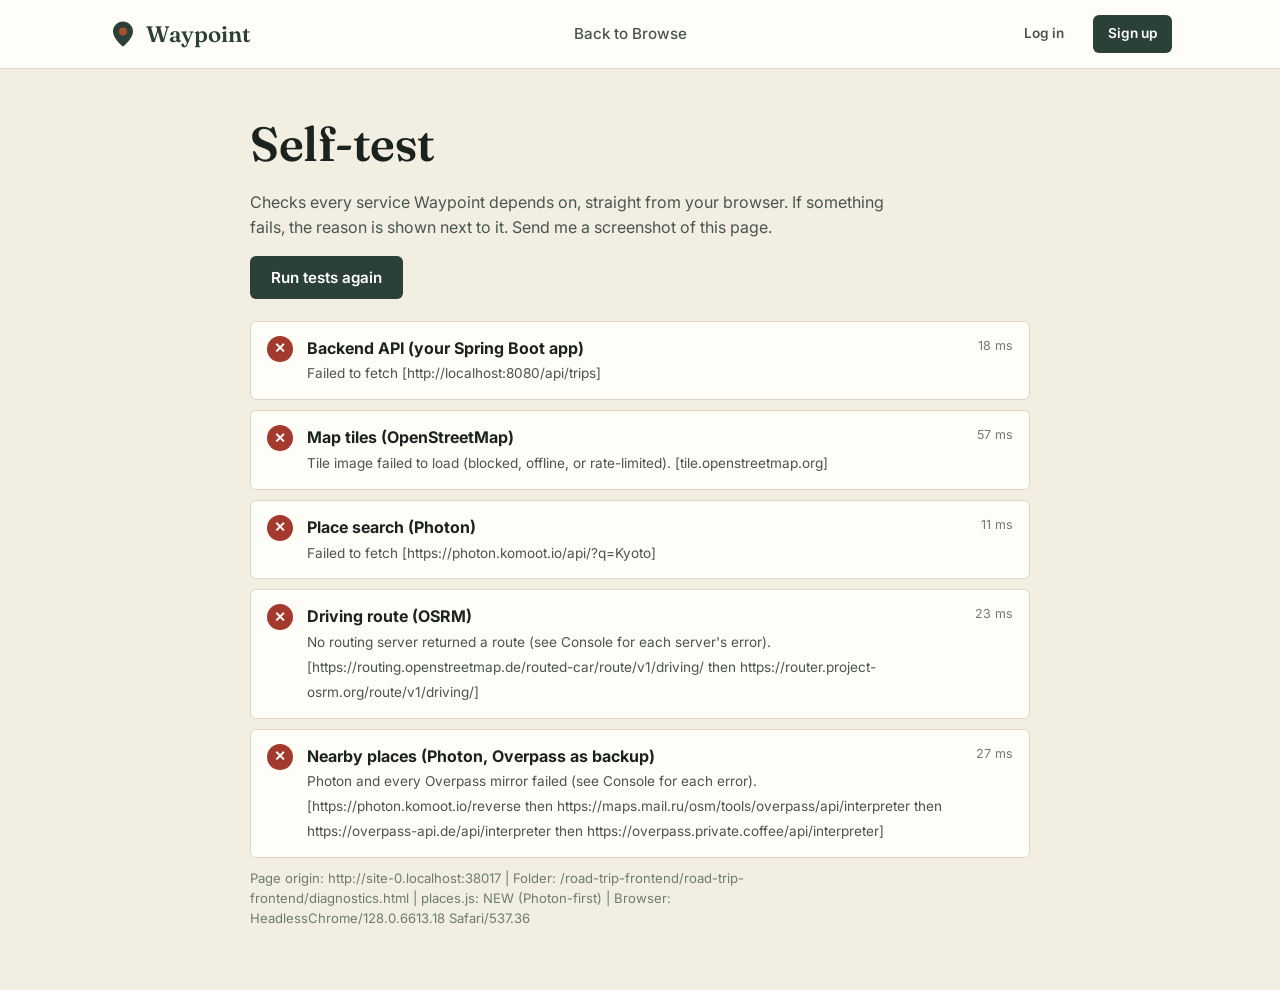
<file: road-trip-frontend/road-trip-frontend/diagnostics.html>
<!DOCTYPE html>
<html lang="en">
<head>
<script>(function(){var t=localStorage.getItem('waypoint_theme')||'explorer';document.documentElement.setAttribute('data-theme',t);})();</script>
<meta charset="UTF-8" />
<meta name="viewport" content="width=device-width, initial-scale=1" />
<title>Self-test — Waypoint</title>
<link rel="stylesheet" href="css/style.css" />
<style>
  .test-row { display:flex; gap:14px; align-items:flex-start; background:var(--paper); border:1px solid var(--line);
              border-radius:var(--radius); padding:14px 16px; margin-bottom:10px; }
  .test-status { width:26px; height:26px; border-radius:50%; flex-shrink:0; display:flex; align-items:center;
                 justify-content:center; font-weight:700; font-size:0.85rem; color:#fff; background:var(--sage); }
  .test-status.pass { background:#3f8a5a; }
  .test-status.fail { background:var(--danger); }
  .test-body strong { display:block; }
  .test-body span { font-size:0.85rem; color:var(--ink-soft); word-break:break-word; }
  .test-time { margin-left:auto; font-size:0.78rem; color:var(--sage); white-space:nowrap; }
</style>
</head>
<body>

<nav class="navbar">
  <div class="container">
    <a href="index.html" class="brand">
      <svg class="mark" viewBox="0 0 24 24" xmlns="http://www.w3.org/2000/svg"><path class="pin-fill" d="M12 2C7.58 2 4 5.58 4 10c0 5.25 6.72 11.19 7.01 11.44a1.5 1.5 0 0 0 1.98 0C13.28 21.19 20 15.25 20 10c0-4.42-3.58-8-8-8z"/><circle class="pin-dot" cx="12" cy="10" r="3.2"/></svg>
      Waypoint
    </a>
    <div class="nav-links"><a href="index.html">Back to Browse</a></div>
    <div id="nav-auth"></div>
  </div>
</nav>

<main class="container section" style="max-width:780px;">
  <h1>Self-test</h1>
  <p>Checks every service Waypoint depends on, straight from your browser. If something fails, the reason is shown next to it. Send me a screenshot of this page.</p>
  <button class="btn btn-primary" id="rerun">Run tests again</button>
  <div id="results" style="margin-top:22px;"></div>
  <p class="field-hint" id="env-note"></p>
</main>

<script src="js/api.js"></script>
<script src="js/nav.js"></script>
<script src="js/geocode.js"></script>
<script src="js/routing.js"></script>
<script src="js/places.js"></script>
<script>
const TESTS = [
  {
    name: "Backend API (your Spring Boot app)",
    detail: () => API_BASE + "/trips",
    run: async () => {
      const r = await fetch(API_BASE + "/trips?size=1");
      if (!r.ok) throw new Error("HTTP " + r.status);
      const d = await r.json();
      return "Reachable. " + d.totalElements + " public trip(s) in the database.";
    },
  },
  {
    name: "Map tiles (OpenStreetMap)",
    detail: () => "tile.openstreetmap.org",
    run: () => new Promise((resolve, reject) => {
      const img = new Image();
      img.onload = () => resolve("Tile image loaded.");
      img.onerror = () => reject(new Error("Tile image failed to load (blocked, offline, or rate-limited)."));
      img.src = "https://tile.openstreetmap.org/3/4/3.png?cachebust=" + Date.now();
    }),
  },
  {
    name: "Place search (Photon)",
    detail: () => PHOTON_BASE + "?q=Kyoto",
    run: async () => {
      const res = await geocodeSearch("Kyoto", 3);
      if (!res.length) throw new Error("Service answered but returned no matches for 'Kyoto'.");
      return "Found: " + res[0].displayName;
    },
  },
  {
    name: "Driving route (OSRM)",
    detail: () => ROUTING_SERVERS.join("  then  "),
    run: async () => {
      const route = await calculateDrivingRoute([
        { latitude: 48.8566, longitude: 2.3522 },  // Paris
        { latitude: 45.7640, longitude: 4.8357 },  // Lyon
      ]);
      if (!route) throw new Error("No routing server returned a route (see Console for each server's error).");
      return "Paris to Lyon: " + route.distanceKm + " km, ~" + formatDuration(route.durationMin) + " via " + new URL(route.server).host;
    },
  },
  {
    name: "Nearby places (Photon, Overpass as backup)",
    detail: () => PHOTON_REVERSE + "  then  " + OVERPASS_SERVERS.join("  then  "),
    run: async () => {
      const places = await findNearbyPlaces(48.8566, 2.3522, 1500, "restaurants");
      if (places === null) throw new Error("Photon and every Overpass mirror failed (see Console for each error).");
      if (!places.length) throw new Error("Service answered via " + lastPlacesProvider + " but found no restaurants near central Paris.");
      return places.length + " restaurant(s) near central Paris via " + lastPlacesProvider + ", e.g. " + places[0].name + ".";
    },
  },
];

async function runAll() {
  const out = document.getElementById("results");
  out.innerHTML = "";
  for (const test of TESTS) {
    const row = document.createElement("div");
    row.className = "test-row";
    row.innerHTML = `<div class="test-status">…</div>
      <div class="test-body"><strong>${escapeHtml(test.name)}</strong><span>Testing…</span></div>
      <div class="test-time"></div>`;
    out.appendChild(row);

    const started = performance.now();
    const status = row.querySelector(".test-status");
    const msg = row.querySelector(".test-body span");
    try {
      const text = await test.run();
      status.textContent = "✓"; status.classList.add("pass");
      msg.textContent = text;
    } catch (err) {
      status.textContent = "✕"; status.classList.add("fail");
      msg.textContent = (err && err.message ? err.message : String(err)) + "   [" + test.detail() + "]";
    }
    row.querySelector(".test-time").textContent = Math.round(performance.now() - started) + " ms";
  }
}

document.getElementById("env-note").textContent =
  "Page origin: " + location.origin + "  |  Folder: " + location.pathname +
  "  |  places.js: " + (typeof PHOTON_REVERSE !== "undefined" ? "NEW (Photon-first)" : "OLD - replace your frontend folder") +
  "  |  Browser: " + navigator.userAgent.split(") ").slice(-1)[0];
document.getElementById("rerun").addEventListener("click", runAll);
runAll();
</script>
</body>
</html>
</file>
<file: road-trip-frontend/road-trip-frontend/css/style.css>
/* ==========================================================================
   WAYPOINT — design tokens
   A travel-atlas aesthetic: parchment background, deep pine + muted rust,
   an editorial serif for headlines paired with a clean sans for UI.
   ========================================================================== */
@import url('https://fonts.googleapis.com/css2?family=Fraunces:ital,opsz,wght@0,9..144,400;0,9..144,500;0,9..144,600;0,9..144,700;1,9..144,500&family=Inter:wght@400;500;600;700&display=swap');

:root,
html[data-theme="explorer"] {
  color-scheme: light;
  --ink: #1a231e;
  --ink-soft: #49564d;
  --pine: #2b4036;
  --pine-dark: #1c2d25;
  --rust: #a8512f;
  --rust-dark: #8a3f22;
  --rust-soft: #f1dccb;
  --parchment: #f3eee2;
  --paper: #fffdf8;
  --line: #ded5c2;
  --sage: #6c7d6e;
  --danger: #a33a2d;
  --shadow-card: 0 1px 2px rgba(26, 35, 30, 0.08);
  --map-filter: none;
}

/* Premium Midnight — deep charcoal, soft mint/rust accents built for low light */
html[data-theme="midnight"] {
  color-scheme: dark;
  --ink: #edf1ec;
  --ink-soft: #a9b4ac;
  --pine: #74b595;
  --pine-dark: #93cdad;
  --rust: #e2895f;
  --rust-dark: #f2ab80;
  --rust-soft: #3a2b21;
  --parchment: #121615;
  --paper: #1b2120;
  --line: #2b332f;
  --sage: #8ea196;
  --danger: #e2735f;
  --shadow-card: 0 1px 2px rgba(0, 0, 0, 0.35);
  /* Standard OpenStreetMap tiles, recolored dark with a pure-CSS filter -
     no second tile provider, no API key, works everywhere the light tiles do. */
  --map-filter: invert(1) hue-rotate(180deg) brightness(0.95) contrast(0.90) saturate(0.85);
}

/* Nature Escape — sage and forest tones, calmer and more muted */
html[data-theme="forest"] {
  color-scheme: light;
  --ink: #1f2b22;
  --ink-soft: #52614f;
  --pine: #35624a;
  --pine-dark: #24402f;
  --rust: #bd7a3c;
  --rust-dark: #96602c;
  --rust-soft: #ead9bd;
  --parchment: #edf2e8;
  --paper: #f9faf5;
  --line: #d4ddd0;
  --sage: #72876f;
  --danger: #a1472e;
  --shadow-card: 0 1px 2px rgba(31, 43, 34, 0.08);
  --map-filter: sepia(0.18) saturate(0.85) hue-rotate(-6deg);
}

:root {
  --font-display: 'Fraunces', Georgia, serif;
  --font-body: 'Inter', -apple-system, BlinkMacSystemFont, sans-serif;

  --radius: 6px;
  --max-width: 1120px;
}

* { box-sizing: border-box; }
html { scroll-behavior: smooth; }

body {
  margin: 0;
  background: var(--parchment);
  color: var(--ink);
  font-family: var(--font-body);
  font-size: 16px;
  line-height: 1.55;
  -webkit-font-smoothing: antialiased;
  transition: background-color 0.25s ease, color 0.25s ease;
}
body, .navbar, .trip-card, input, textarea, select, .auth-card, .chip, .tag-pill,
.visibility-pill, .step-pill, .alert, .site-footer, .stop-draft, .comment-item {
  transition: background-color 0.25s ease, border-color 0.25s ease, color 0.25s ease, box-shadow 0.25s ease;
}

h1, h2, h3, h4 {
  font-family: var(--font-display);
  color: var(--ink);
  margin: 0 0 0.4em;
  line-height: 1.12;
  font-weight: 600;
}
h1 { font-size: 3rem; letter-spacing: -0.01em; }
h2 { font-size: 1.75rem; }
h3 { font-size: 1.25rem; }
p { margin: 0 0 1em; color: var(--ink-soft); max-width: 65ch; }
a { color: var(--pine); text-decoration: none; }
a:hover { text-decoration: underline; }

.container {
  max-width: var(--max-width);
  margin: 0 auto;
  padding: 0 28px;
}

/* ---------- Navbar ---------- */
.navbar {
  border-bottom: 1px solid var(--line);
  background: var(--paper);
  position: sticky;
  top: 0;
  z-index: 20;
}
.navbar .container {
  display: flex;
  align-items: center;
  justify-content: space-between;
  height: 68px;
}
.brand {
  font-family: var(--font-display);
  font-weight: 600;
  font-size: 1.4rem;
  color: var(--pine);
  display: flex;
  align-items: center;
  gap: 8px;
}
.brand:hover { text-decoration: none; }
.brand .mark { width: 30px; height: 30px; flex-shrink: 0; display: block; }
.brand .mark .pin-fill { fill: var(--pine); transition: fill 0.25s ease; }
.brand .mark .pin-dot { fill: var(--rust); transition: fill 0.25s ease; }
.nav-links { display: flex; align-items: center; gap: 28px; }
.nav-links a { color: var(--ink-soft); font-size: 0.95rem; font-weight: 500; display: inline-flex; align-items: center; gap: 6px; }
.nav-links a.active { color: var(--pine); }
.nav-links a:hover { text-decoration: none; color: var(--pine); }
.nav-links svg, .btn svg { width: 16px; height: 16px; stroke-width: 2; flex-shrink: 0; }
#nav-auth { display: flex; align-items: center; gap: 14px; }
#nav-auth span { color: var(--sage); font-size: 0.9rem; display: inline-flex; align-items: center; gap: 6px; }

/* ---------- Theme switcher ---------- */
.theme-switcher { position: relative; }
.theme-btn {
  display: inline-flex; align-items: center; gap: 7px;
  background: var(--parchment); border: 1px solid var(--line); border-radius: 999px;
  padding: 7px 12px; font-size: 0.82rem; font-weight: 600; color: var(--ink-soft);
  cursor: pointer; font-family: var(--font-body);
}
.theme-btn:hover { border-color: var(--pine); color: var(--pine); }
.theme-btn svg { width: 15px; height: 15px; }
.theme-menu {
  position: absolute; right: 0; top: calc(100% + 8px);
  background: var(--paper); border: 1px solid var(--line); border-radius: var(--radius);
  box-shadow: 0 10px 28px rgba(0,0,0,0.14);
  min-width: 190px; padding: 6px; display: none; z-index: 40;
}
.theme-menu.open { display: block; animation: dropIn 0.15s ease; }
.theme-option {
  display: flex; align-items: center; gap: 10px; width: 100%;
  background: none; border: none; text-align: left; cursor: pointer;
  padding: 9px 10px; border-radius: 4px; font-size: 0.86rem; font-weight: 500; color: var(--ink);
  font-family: var(--font-body);
}
.theme-option:hover { background: var(--parchment); }
.theme-option.active { color: var(--pine); font-weight: 700; }
.theme-swatch { width: 16px; height: 16px; border-radius: 50%; border: 1px solid var(--line); flex-shrink: 0; }
.swatch-explorer { background: linear-gradient(135deg, #f3eee2 50%, #a8512f 50%); }
.swatch-midnight { background: linear-gradient(135deg, #121615 50%, #e2895f 50%); }
.swatch-forest { background: linear-gradient(135deg, #edf2e8 50%, #35624a 50%); }

/* ---------- Buttons ---------- */
.btn {
  display: inline-flex;
  align-items: center;
  justify-content: center;
  gap: 8px;
  border: 1px solid transparent;
  border-radius: var(--radius);
  padding: 11px 20px;
  font-family: var(--font-body);
  font-size: 0.95rem;
  font-weight: 600;
  cursor: pointer;
  transition: background 0.15s ease, border-color 0.15s ease, color 0.15s ease;
}
.btn-primary { background: var(--pine); color: #fff; }
.btn-primary:hover { background: var(--pine-dark); text-decoration: none; }
.btn-secondary { background: transparent; color: var(--pine); border-color: var(--pine); }
.btn-secondary:hover { background: var(--pine); color: #fff; text-decoration: none; }
.btn-text { background: transparent; color: var(--ink-soft); padding: 11px 10px; }
.btn-text:hover { color: var(--pine); text-decoration: none; }
.btn-danger { background: transparent; color: var(--danger); border-color: var(--danger); }
.btn-danger:hover { background: var(--danger); color: #fff; text-decoration: none; }
.btn-sm { padding: 7px 14px; font-size: 0.85rem; }
.btn:disabled { opacity: 0.5; cursor: not-allowed; }
.btn-block { width: 100%; }

/* ---------- Hero / search ---------- */
.hero {
  padding: 56px 0 40px;
  border-bottom: 1px solid var(--line);
}
.hero-grid {
  display: grid;
  grid-template-columns: 1.05fr 1fr;
  gap: 48px;
  align-items: center;
}
.hero-eyebrow { color: var(--rust); font-weight: 600; font-size: 0.95rem; margin-bottom: 10px; }
.hero h1 { margin-bottom: 14px; }
.hero p.lede { font-size: 1.1rem; max-width: 46ch; }
.hero-map {
  height: 360px;
  border-radius: var(--radius);
  overflow: hidden;
  border: 1px solid var(--line);
  box-shadow: var(--shadow-card);
}

.search-bar {
  display: flex;
  gap: 10px;
  margin-top: 26px;
  flex-wrap: wrap;
}
.search-bar input[type="text"] {
  flex: 1;
  min-width: 220px;
}
.tag-chips { display: flex; gap: 8px; flex-wrap: wrap; margin-top: 14px; }
.chip {
  border: 1px solid var(--line);
  background: var(--paper);
  color: var(--ink-soft);
  border-radius: 999px;
  padding: 6px 14px;
  font-size: 0.85rem;
  cursor: pointer;
  transition: all 0.15s ease;
}
.chip:hover { border-color: var(--pine); color: var(--pine); }
.chip.active { background: var(--pine); border-color: var(--pine); color: #fff; }

/* ---------- Forms ---------- */
label {
  display: block;
  font-weight: 600;
  font-size: 0.88rem;
  margin: 0 0 6px;
  color: var(--ink);
}
input[type="text"], input[type="email"], input[type="password"],
input[type="number"], input[type="date"], textarea, select {
  width: 100%;
  font-family: var(--font-body);
  font-size: 0.95rem;
  padding: 11px 13px;
  border: 1px solid var(--line);
  border-radius: var(--radius);
  background: var(--paper);
  color: var(--ink);
}
textarea { resize: vertical; min-height: 90px; }
input:focus, textarea:focus, select:focus {
  outline: none;
  border-color: var(--pine);
  box-shadow: 0 0 0 3px rgba(43, 64, 54, 0.12);
}
.field { margin-bottom: 18px; }
.field-row { display: grid; grid-template-columns: 1fr 1fr; gap: 16px; }
.field-hint { font-size: 0.82rem; color: var(--sage); margin-top: 5px; }
.field-error { font-size: 0.82rem; color: var(--danger); margin-top: 5px; display: none; }

/* ---------- Cards / grid ---------- */
.section { padding: 48px 0; }
.section-head {
  display: flex;
  align-items: baseline;
  justify-content: space-between;
  margin-bottom: 24px;
  gap: 16px;
}
.trip-grid {
  display: grid;
  grid-template-columns: repeat(auto-fill, minmax(280px, 1fr));
  gap: 22px;
}
.trip-card {
  background: var(--paper);
  border: 1px solid var(--line);
  border-top: 3px solid var(--rust);
  border-radius: var(--radius);
  padding: 20px;
  box-shadow: var(--shadow-card);
  display: flex;
  flex-direction: column;
  gap: 10px;
  transition: transform 0.15s ease, box-shadow 0.15s ease;
}
.trip-card:hover { transform: translateY(-2px); box-shadow: 0 6px 16px rgba(26,35,30,0.10); }
.trip-card h3 { margin-bottom: 2px; }
.trip-card h3 a { color: var(--ink); }
.trip-card h3 a:hover { color: var(--pine); text-decoration: none; }
.route-line { color: var(--sage); font-size: 0.88rem; font-weight: 500; }
.trip-meta { display: flex; align-items: center; justify-content: space-between; margin-top: auto; font-size: 0.85rem; color: var(--ink-soft); }
.rating { color: var(--rust); font-weight: 600; }
.tag-list { display: flex; flex-wrap: wrap; gap: 6px; }
.tag-pill {
  font-size: 0.75rem;
  background: var(--rust-soft);
  color: var(--rust-dark);
  padding: 3px 10px;
  border-radius: 999px;
  font-weight: 600;
}
.visibility-pill {
  font-size: 0.72rem;
  text-transform: none;
  background: var(--sage);
  color: #fff;
  padding: 3px 9px;
  border-radius: 999px;
  font-weight: 600;
}

.empty-state {
  text-align: center;
  padding: 60px 20px;
  color: var(--sage);
  border: 1px dashed var(--line);
  border-radius: var(--radius);
}
.loading-state { text-align: center; padding: 40px; color: var(--sage); }

/* ---------- Auth pages ---------- */
.auth-wrap {
  max-width: 420px;
  margin: 64px auto;
  padding: 0 24px;
}
.auth-card {
  background: var(--paper);
  border: 1px solid var(--line);
  border-radius: var(--radius);
  padding: 36px 32px;
  box-shadow: var(--shadow-card);
}
.auth-card h1 { font-size: 1.9rem; }
.auth-switch { text-align: center; margin-top: 18px; font-size: 0.92rem; color: var(--ink-soft); }

/* ---------- Alerts ---------- */
.alert {
  padding: 13px 16px;
  border-radius: var(--radius);
  font-size: 0.9rem;
  margin-bottom: 18px;
  display: none;
}
.alert-error { background: #faeae6; color: var(--danger); border: 1px solid #e3b8ac; }
.alert-success { background: #e9efe6; color: var(--pine); border: 1px solid #bcd0bf; }

/* ---------- Trip detail page ---------- */
.detail-header {
  padding: 40px 0 24px;
  border-bottom: 1px solid var(--line);
}
.detail-top-row { display: flex; justify-content: space-between; align-items: flex-start; gap: 20px; flex-wrap: wrap; }
.detail-owner { color: var(--sage); font-size: 0.92rem; margin-bottom: 10px; }
.detail-stats { display: flex; gap: 22px; margin-top: 16px; flex-wrap: wrap; }
.stat { font-size: 0.88rem; color: var(--ink-soft); }
.stat strong { color: var(--ink); display: block; font-size: 1.1rem; font-family: var(--font-display); }
.owner-actions { display: flex; gap: 10px; }

.detail-grid {
  display: grid;
  grid-template-columns: 1.1fr 0.9fr;
  gap: 40px;
  padding: 36px 0;
  align-items: start;
}
.detail-map { height: 420px; border-radius: var(--radius); overflow: hidden; border: 1px solid var(--line); position: sticky; top: 90px; }

.stop-list { list-style: none; margin: 0; padding: 0; }
.stop-item {
  display: flex;
  gap: 16px;
  padding: 16px 0;
  border-bottom: 1px solid var(--line);
}
.stop-item:last-child { border-bottom: none; }
.stop-num {
  flex-shrink: 0;
  width: 30px; height: 30px;
  border-radius: 50%;
  background: var(--pine);
  color: #fff;
  display: flex; align-items: center; justify-content: center;
  font-family: var(--font-display);
  font-weight: 600;
  font-size: 0.9rem;
}
.stop-item h4 { margin-bottom: 2px; }
.stop-day { font-size: 0.78rem; color: var(--rust); font-weight: 600; margin-bottom: 4px; }

.comments-section { margin-top: 40px; }
.comment-item { padding: 14px 0; border-bottom: 1px solid var(--line); }
.comment-meta { font-size: 0.82rem; color: var(--sage); margin-bottom: 4px; }
.comment-meta strong { color: var(--ink); }

.rating-widget { display: flex; gap: 4px; margin: 6px 0 2px; }
.star-btn {
  background: none; border: none; cursor: pointer;
  font-size: 1.6rem; color: var(--line); padding: 0; line-height: 1;
  transition: color 0.1s ease;
}
.star-btn.filled, .star-btn:hover { color: var(--rust); }

/* ---------- Create trip (stepper) ---------- */
.stepper { display: flex; gap: 10px; margin-bottom: 36px; }
.step-pill {
  display: flex; align-items: center; gap: 10px;
  padding: 10px 18px;
  border-radius: 999px;
  border: 1px solid var(--line);
  background: var(--paper);
  font-size: 0.88rem;
  font-weight: 600;
  color: var(--sage);
}
.step-pill .num {
  width: 22px; height: 22px; border-radius: 50%;
  background: var(--line); color: var(--paper);
  display: flex; align-items: center; justify-content: center;
  font-size: 0.78rem;
}
.step-pill.active { border-color: var(--pine); color: var(--pine); }
.step-pill.active .num { background: var(--pine); color: #fff; }
.step-pill.done { color: var(--pine); }
.step-pill.done .num { background: var(--rust); color: #fff; }

.step-panel { display: none; }
.step-panel.active { display: block; }

.map-picker { height: 360px; border-radius: var(--radius); overflow: hidden; border: 1px solid var(--line); margin-bottom: 18px; }
.map-hint { font-size: 0.85rem; color: var(--sage); margin: -8px 0 16px; }

.stop-draft-list { list-style: none; margin: 0 0 20px; padding: 0; }
.stop-draft {
  display: flex; align-items: center; gap: 12px;
  background: var(--paper); border: 1px solid var(--line); border-radius: var(--radius);
  padding: 12px 14px; margin-bottom: 8px;
}
.stop-draft .idx {
  width: 26px; height: 26px; border-radius: 50%; background: var(--pine); color: #fff;
  display: flex; align-items: center; justify-content: center; font-size: 0.8rem; font-weight: 700; flex-shrink: 0;
}
.stop-draft .info { flex: 1; min-width: 0; }
.stop-draft .info strong { display: block; font-size: 0.92rem; }
.stop-draft .info span { font-size: 0.8rem; color: var(--sage); }
.stop-draft button { background: none; border: none; color: var(--danger); cursor: pointer; font-size: 0.85rem; font-weight: 600; }

.form-actions { display: flex; justify-content: space-between; margin-top: 30px; padding-top: 24px; border-top: 1px solid var(--line); }

/* ---------- Footer ---------- */
.site-footer {
  border-top: 1px solid var(--line);
  padding: 28px 0;
  margin-top: 60px;
  color: var(--sage);
  font-size: 0.85rem;
}

/* ==========================================================================
   MOTION — fades, reveals, spinners. Respects prefers-reduced-motion.
   ========================================================================== */
@keyframes fadeUp { from { opacity: 0; transform: translateY(14px); } to { opacity: 1; transform: translateY(0); } }
@keyframes dropIn { from { opacity: 0; transform: translateY(-6px); } to { opacity: 1; transform: translateY(0); } }
@keyframes markerPop { from { opacity: 0; transform: scale(0.4); } to { opacity: 1; transform: scale(1); } }
@keyframes spin { to { transform: rotate(360deg); } }

.reveal { opacity: 0; transform: translateY(16px); transition: opacity 0.5s ease, transform 0.5s ease; }
.reveal.in { opacity: 1; transform: translateY(0); }
.reveal-stagger > * { opacity: 0; transform: translateY(16px); transition: opacity 0.5s ease, transform 0.5s ease; }
.reveal-stagger.in > *:nth-child(1) { transition-delay: 0.02s; }
.reveal-stagger.in > *:nth-child(2) { transition-delay: 0.08s; }
.reveal-stagger.in > *:nth-child(3) { transition-delay: 0.14s; }
.reveal-stagger.in > *:nth-child(4) { transition-delay: 0.20s; }
.reveal-stagger.in > *:nth-child(5) { transition-delay: 0.26s; }
.reveal-stagger.in > *:nth-child(6) { transition-delay: 0.32s; }
.reveal-stagger.in > * { opacity: 1; transform: translateY(0); }
/* Loading, empty and error messages must ALWAYS be visible, even before the
   grid has been marked "in" - otherwise a backend failure shows a blank page. */
.reveal-stagger > .loading-state,
.reveal-stagger > .empty-state { opacity: 1; transform: none; grid-column: 1 / -1; }

.hero-animate-1 { animation: fadeUp 0.6s ease both; }
.hero-animate-2 { animation: fadeUp 0.6s ease 0.1s both; }
.hero-animate-3 { animation: fadeUp 0.6s ease 0.2s both; }

.spinner {
  width: 18px; height: 18px; border-radius: 50%;
  border: 2.5px solid var(--line); border-top-color: var(--rust);
  animation: spin 0.7s linear infinite; display: inline-block; flex-shrink: 0;
}
.loading-state { display: flex; align-items: center; justify-content: center; gap: 10px; }

@media (prefers-reduced-motion: reduce) {
  .reveal, .reveal-stagger > *, .hero-animate-1, .hero-animate-2, .hero-animate-3 { animation: none !important; transition: none !important; opacity: 1 !important; transform: none !important; }
}

/* Leaflet marker pop-in + theme-aware popups. The filter goes on the TILE
   PANE only (not the whole map) so markers, popups and controls stay crisp
   and normally colored while the base map recolors per theme. */
.leaflet-marker-icon { animation: markerPop 0.3s ease both; }
.leaflet-popup-content-wrapper, .leaflet-popup-tip { background: var(--paper); color: var(--ink); }
.leaflet-tile-pane { filter: var(--map-filter); transition: filter 0.3s ease; }
.leaflet-container { background: var(--parchment) !important; }
.leaflet-control-zoom a { background: var(--paper) !important; color: var(--ink) !important; border-color: var(--line) !important; }

/* ---------- Category filter chips (with icons) ---------- */
.category-bar { display: flex; flex-wrap: wrap; gap: 8px; margin: 14px 0; }
.category-chip {
  display: inline-flex; align-items: center; gap: 6px;
  border: 1px solid var(--line); background: var(--paper); color: var(--ink-soft);
  border-radius: 999px; padding: 7px 14px; font-size: 0.83rem; font-weight: 600;
  cursor: pointer; font-family: var(--font-body);
}
.category-chip svg { width: 15px; height: 15px; }
.category-chip:hover { border-color: var(--pine); color: var(--pine); }
.category-chip.active { background: var(--pine); border-color: var(--pine); color: #fff; }

/* ---------- Nearby places panel ---------- */
.nearby-panel { margin-top: 18px; }
.nearby-list { list-style: none; margin: 14px 0 0; padding: 0; display: flex; flex-direction: column; gap: 8px; }
.nearby-item {
  display: flex; align-items: center; gap: 12px;
  background: var(--paper); border: 1px solid var(--line); border-radius: var(--radius);
  padding: 11px 13px;
}
.nearby-icon {
  width: 34px; height: 34px; border-radius: 50%; flex-shrink: 0;
  background: var(--rust-soft); color: var(--rust-dark);
  display: flex; align-items: center; justify-content: center;
}
.nearby-icon svg { width: 17px; height: 17px; }
.nearby-info strong { display: block; font-size: 0.9rem; }
.nearby-info span { font-size: 0.78rem; color: var(--sage); }
.nearby-empty { color: var(--sage); font-size: 0.88rem; padding: 10px 0; }

/* ---------- Route info badge ---------- */
.route-info-badge {
  display: inline-flex; align-items: center; gap: 16px;
  background: var(--paper); border: 1px solid var(--line); border-radius: var(--radius);
  padding: 10px 16px; margin: 14px 0; font-size: 0.85rem; color: var(--ink-soft);
}
.route-info-badge strong { color: var(--ink); font-family: var(--font-display); font-size: 1.05rem; }
.route-info-badge .seg { display: flex; align-items: center; gap: 6px; }
.route-info-badge svg { width: 16px; height: 16px; color: var(--rust); }

/* ---------- Geocode autocomplete ---------- */
.autocomplete-wrap { position: relative; }
.autocomplete-list {
  position: absolute; left: 0; right: 0; top: calc(100% + 4px);
  background: var(--paper); border: 1px solid var(--line); border-radius: var(--radius);
  box-shadow: 0 10px 24px rgba(0,0,0,0.12); max-height: 240px; overflow-y: auto;
  z-index: 50; display: none;
}
.autocomplete-list.open { display: block; animation: dropIn 0.12s ease; }
.autocomplete-item {
  padding: 10px 14px; font-size: 0.87rem; color: var(--ink); cursor: pointer;
  border-bottom: 1px solid var(--line); display: flex; align-items: center; gap: 8px;
}
.autocomplete-item:last-child { border-bottom: none; }
.autocomplete-item:hover, .autocomplete-item.highlighted { background: var(--parchment); }
.autocomplete-item svg { width: 14px; height: 14px; color: var(--sage); flex-shrink: 0; }

/* ---------- Icon buttons ---------- */
.icon-btn {
  width: 34px; height: 34px; border-radius: 50%; border: 1px solid var(--line);
  background: var(--paper); color: var(--ink-soft); display: inline-flex;
  align-items: center; justify-content: center; cursor: pointer;
}
.icon-btn:hover { border-color: var(--rust); color: var(--rust); }
.icon-btn svg { width: 16px; height: 16px; }

/* ---------- Responsive ---------- */
@media (max-width: 860px) {
  .hero-grid, .detail-grid { grid-template-columns: 1fr; }
  .detail-map { position: static; height: 300px; }
  h1 { font-size: 2.2rem; }
  .field-row { grid-template-columns: 1fr; }
}
</file>
